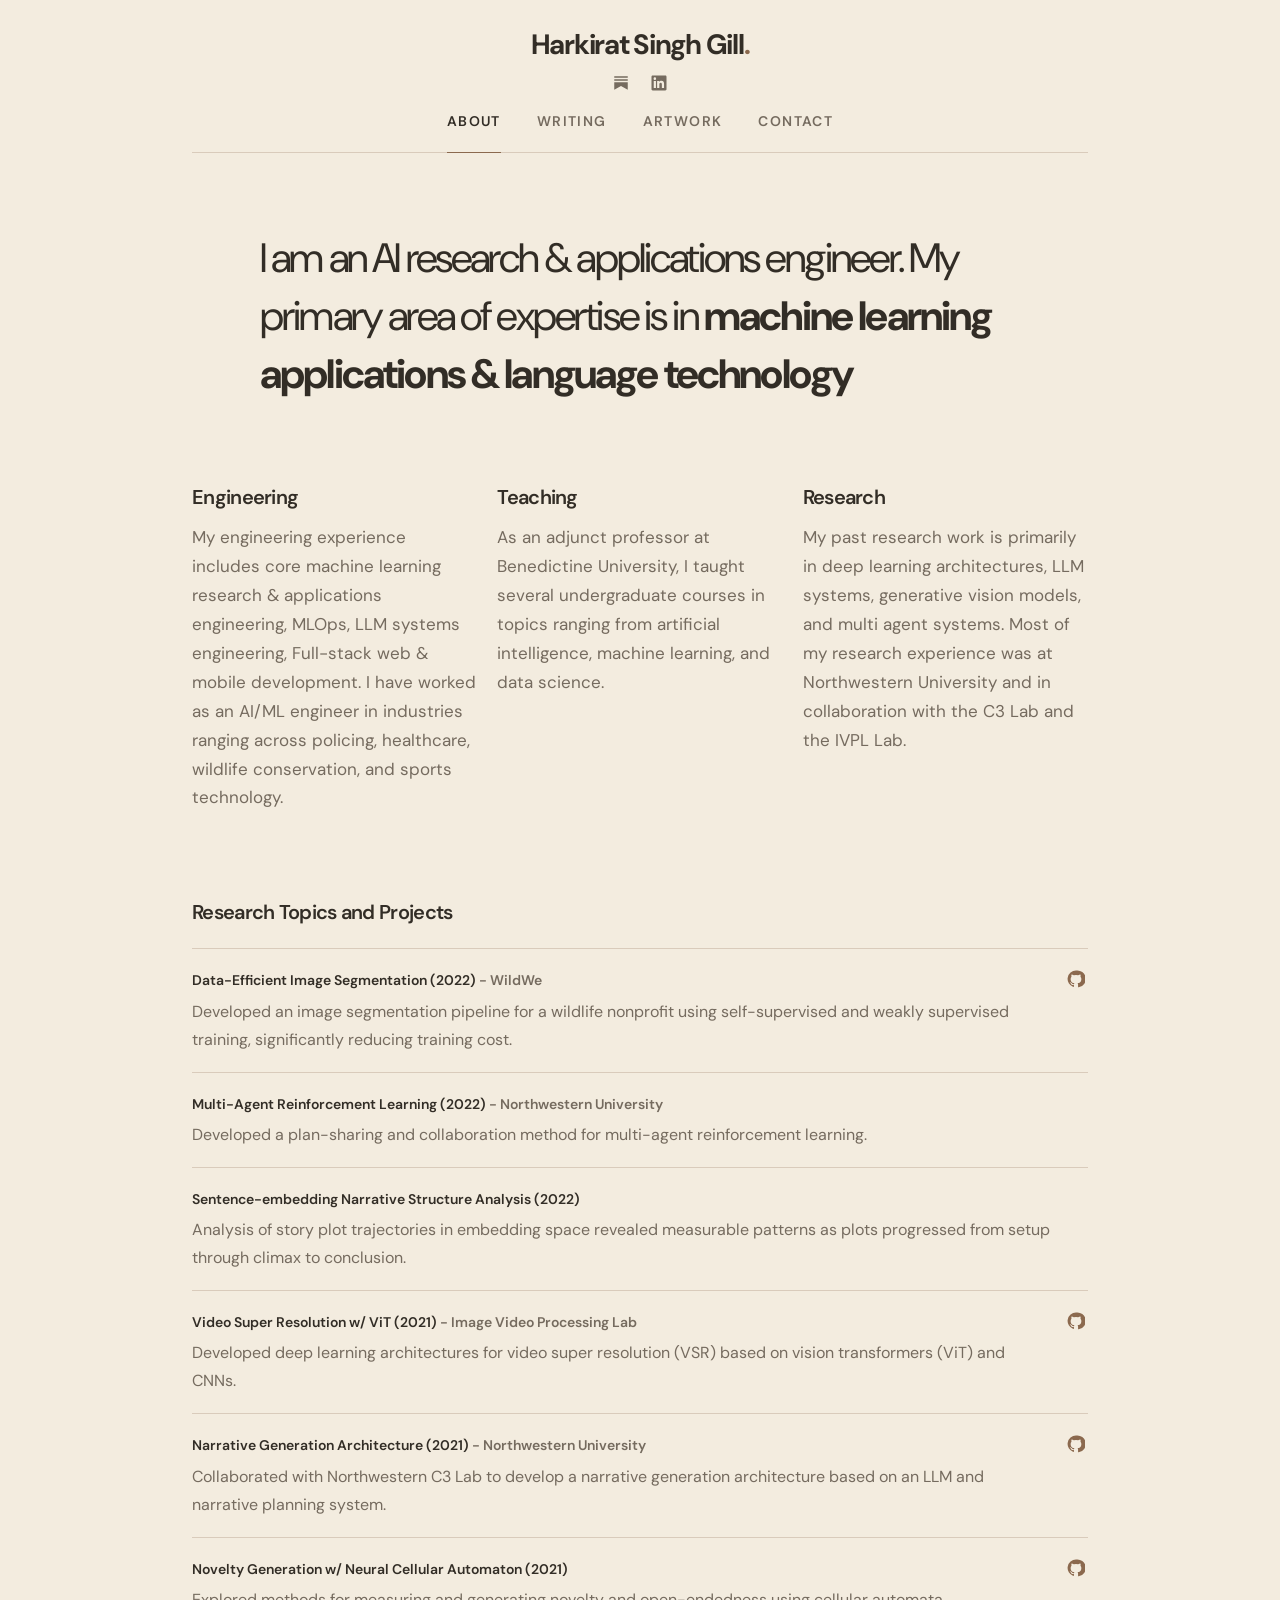
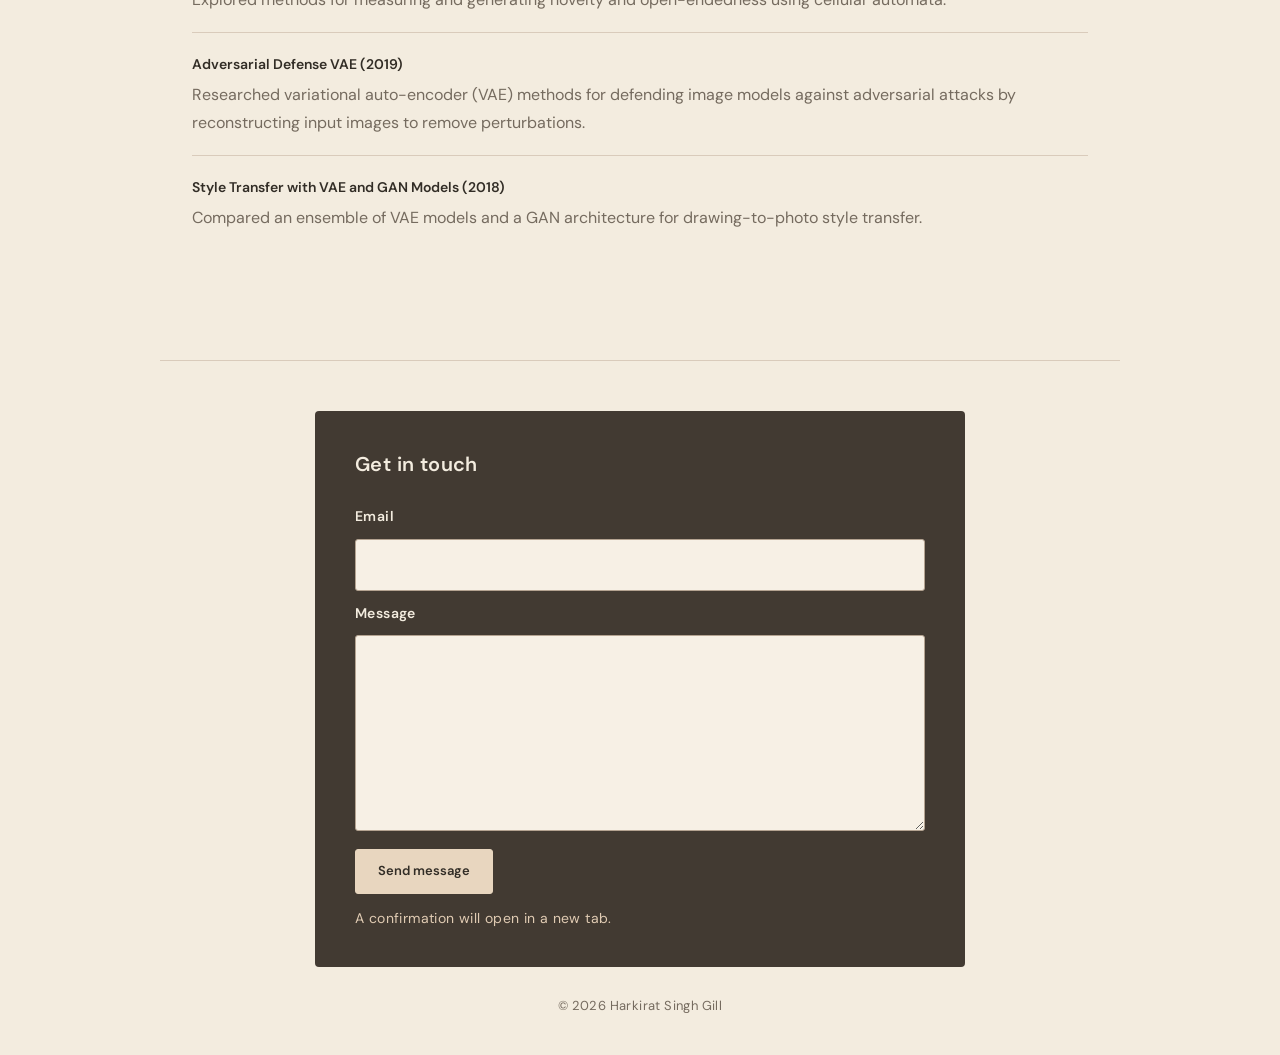
<file: index.html>
<!doctype html>
<html lang="en" data-page="about" data-root="./">
<head>
  <meta charset="utf-8"><meta name="viewport" content="width=device-width, initial-scale=1">
  <title>Harkirat Singh Gill</title>
  <meta name="description" content="Portfolio of an AI engineer, writer, and artist.">
  <link rel="stylesheet" href="assets/style.css"><script src="assets/site.js" defer></script>
</head>
<body>
  <div id="header-mount"></div>
  <main class="page">
    <div class="home-intro">
      <p class="intro-copy">I am an AI research & applications engineer. My primary area of expertise is in <b>machine learning applications & language technology</b></p>
    </div>
    <div class="profile-grid" aria-label="About my work">
      <section class="profile-card" aria-labelledby="engineering-title"><h2 id="engineering-title">Engineering</h2><p>My engineering experience includes core machine learning research & applications engineering, MLOps, LLM systems engineering, Full-stack web & mobile development. I have worked as an AI/ML engineer in industries ranging across policing, healthcare, wildlife conservation, and sports technology.</p></section>
      <section class="profile-card" aria-labelledby="teaching-title"><h2 id="teaching-title">Teaching</h2><p>As an adjunct professor at Benedictine University, I taught several undergraduate courses in topics ranging from artificial intelligence, machine learning, and data science.</p></section>
      <section class="profile-card" aria-labelledby="research-title"><h2 id="research-title">Research</h2><p>My past research work is primarily in deep learning architectures, LLM systems, generative vision models, and multi agent systems. Most of my research experience was at Northwestern University and in collaboration with the C3 Lab and the IVPL Lab.</p></section>
    </div>
    <section class="research-projects" aria-labelledby="projects-title">
      <h2 id="projects-title">Research Topics and Projects</h2>
      <ul class="project-list">
        <li>
          <div><div class="project-heading"><strong>Data-Efficient Image Segmentation (2022)<span class="project-institution"> - WildWe</span></strong></div><span>Developed an image segmentation pipeline for a wildlife nonprofit using self-supervised and weakly supervised training, significantly reducing training cost.</span></div>
          <a href="https://github.com/harkiratsg/animal-background-subtraction" target="_blank" rel="noopener noreferrer" aria-label="Data-Efficient Image Segmentation on GitHub"><svg viewBox="0 0 24 24" aria-hidden="true" fill="currentColor"><path d="M12 .8a11.2 11.2 0 0 0-3.54 21.83c.56.1.77-.24.77-.54v-2.15c-3.13.68-3.79-1.33-3.79-1.33-.51-1.3-1.25-1.65-1.25-1.65-1.02-.7.08-.68.08-.68 1.13.08 1.72 1.16 1.72 1.16 1 .1.77 2.11 3.28 1.52.1-.72.39-1.21.71-1.49-2.5-.28-5.13-1.25-5.13-5.58 0-1.23.44-2.24 1.16-3.03-.12-.28-.5-1.43.11-2.98 0 0 .95-.3 3.08 1.16a10.72 10.72 0 0 1 5.6 0c2.13-1.45 3.07-1.16 3.07-1.16.62 1.55.23 2.7.12 2.98.72.79 1.15 1.8 1.15 3.03 0 4.34-2.63 5.3-5.14 5.58.4.35.76 1.02.76 2.06v3.05c0 .3.2.65.78.54A11.2 11.2 0 0 0 12 .8Z"/></svg></a>
        </li>
        <li>
          <div><div class="project-heading"><strong>Multi-Agent Reinforcement Learning (2022)<span class="project-institution"> - Northwestern University</span></strong></div><span>Developed a plan-sharing and collaboration method for multi-agent reinforcement learning.</span></div>
        </li>
        <li>
          <div><div class="project-heading"><strong>Sentence-embedding Narrative Structure Analysis (2022)</strong></div><span>Analysis of story plot trajectories in embedding space revealed measurable patterns as plots progressed from setup through climax to conclusion.</span></div>
        </li>
        <li>
          <div><div class="project-heading"><strong>Video Super Resolution w/ ViT (2021)<span class="project-institution"> - Image Video Processing Lab</span></strong></div><span>Developed deep learning architectures for video super resolution (VSR) based on vision transformers (ViT) and CNNs.</span></div>
          <a href="https://github.com/harkirat2021/vsr-transformer-research" target="_blank" rel="noopener noreferrer" aria-label="Video Super Resolution w/ ViT on GitHub"><svg viewBox="0 0 24 24" aria-hidden="true" fill="currentColor"><path d="M12 .8a11.2 11.2 0 0 0-3.54 21.83c.56.1.77-.24.77-.54v-2.15c-3.13.68-3.79-1.33-3.79-1.33-.51-1.3-1.25-1.65-1.25-1.65-1.02-.7.08-.68.08-.68 1.13.08 1.72 1.16 1.72 1.16 1 .1.77 2.11 3.28 1.52.1-.72.39-1.21.71-1.49-2.5-.28-5.13-1.25-5.13-5.58 0-1.23.44-2.24 1.16-3.03-.12-.28-.5-1.43.11-2.98 0 0 .95-.3 3.08 1.16a10.72 10.72 0 0 1 5.6 0c2.13-1.45 3.07-1.16 3.07-1.16.62 1.55.23 2.7.12 2.98.72.79 1.15 1.8 1.15 3.03 0 4.34-2.63 5.3-5.14 5.58.4.35.76 1.02.76 2.06v3.05c0 .3.2.65.78.54A11.2 11.2 0 0 0 12 .8Z"/></svg></a>
        </li>
        <li>
          <div><div class="project-heading"><strong>Narrative Generation Architecture (2021)<span class="project-institution"> - Northwestern University</span></strong></div><span>Collaborated with Northwestern C3 Lab to develop a narrative generation architecture based on an LLM and narrative planning system.</span></div>
          <a href="https://github.com/simon-benigeri/narrative-generation" target="_blank" rel="noopener noreferrer" aria-label="Narrative Generation Architecture on GitHub"><svg viewBox="0 0 24 24" aria-hidden="true" fill="currentColor"><path d="M12 .8a11.2 11.2 0 0 0-3.54 21.83c.56.1.77-.24.77-.54v-2.15c-3.13.68-3.79-1.33-3.79-1.33-.51-1.3-1.25-1.65-1.25-1.65-1.02-.7.08-.68.08-.68 1.13.08 1.72 1.16 1.72 1.16 1 .1.77 2.11 3.28 1.52.1-.72.39-1.21.71-1.49-2.5-.28-5.13-1.25-5.13-5.58 0-1.23.44-2.24 1.16-3.03-.12-.28-.5-1.43.11-2.98 0 0 .95-.3 3.08 1.16a10.72 10.72 0 0 1 5.6 0c2.13-1.45 3.07-1.16 3.07-1.16.62 1.55.23 2.7.12 2.98.72.79 1.15 1.8 1.15 3.03 0 4.34-2.63 5.3-5.14 5.58.4.35.76 1.02.76 2.06v3.05c0 .3.2.65.78.54A11.2 11.2 0 0 0 12 .8Z"/></svg></a>
        </li>
        <li>
          <div><div class="project-heading"><strong>Novelty Generation w/ Neural Cellular Automaton (2021)</strong></div><span>Explored methods for measuring and generating novelty and open-endedness using cellular automata.</span></div>
          <a href="https://github.com/harkiratsg/ca-novelty-generation" target="_blank" rel="noopener noreferrer" aria-label="Novelty Generation w/ Neural Cellular Automaton on GitHub"><svg viewBox="0 0 24 24" aria-hidden="true" fill="currentColor"><path d="M12 .8a11.2 11.2 0 0 0-3.54 21.83c.56.1.77-.24.77-.54v-2.15c-3.13.68-3.79-1.33-3.79-1.33-.51-1.3-1.25-1.65-1.25-1.65-1.02-.7.08-.68.08-.68 1.13.08 1.72 1.16 1.72 1.16 1 .1.77 2.11 3.28 1.52.1-.72.39-1.21.71-1.49-2.5-.28-5.13-1.25-5.13-5.58 0-1.23.44-2.24 1.16-3.03-.12-.28-.5-1.43.11-2.98 0 0 .95-.3 3.08 1.16a10.72 10.72 0 0 1 5.6 0c2.13-1.45 3.07-1.16 3.07-1.16.62 1.55.23 2.7.12 2.98.72.79 1.15 1.8 1.15 3.03 0 4.34-2.63 5.3-5.14 5.58.4.35.76 1.02.76 2.06v3.05c0 .3.2.65.78.54A11.2 11.2 0 0 0 12 .8Z"/></svg></a>
        </li>
        <li>
          <div><div class="project-heading"><strong>Adversarial Defense VAE (2019)</strong></div><span>Researched variational auto-encoder (VAE) methods for defending image models against adversarial attacks by reconstructing input images to remove perturbations.</span></div>
        </li>
        <li>
          <div><div class="project-heading"><strong>Style Transfer with VAE and GAN Models (2018)</strong></div><span>Compared an ensemble of VAE models and a GAN architecture for drawing-to-photo style transfer.</span></div>
        </li>
      </ul>
    </section>
  </main>
  <div id="footer-mount"></div>
</body>
</html>
</file>
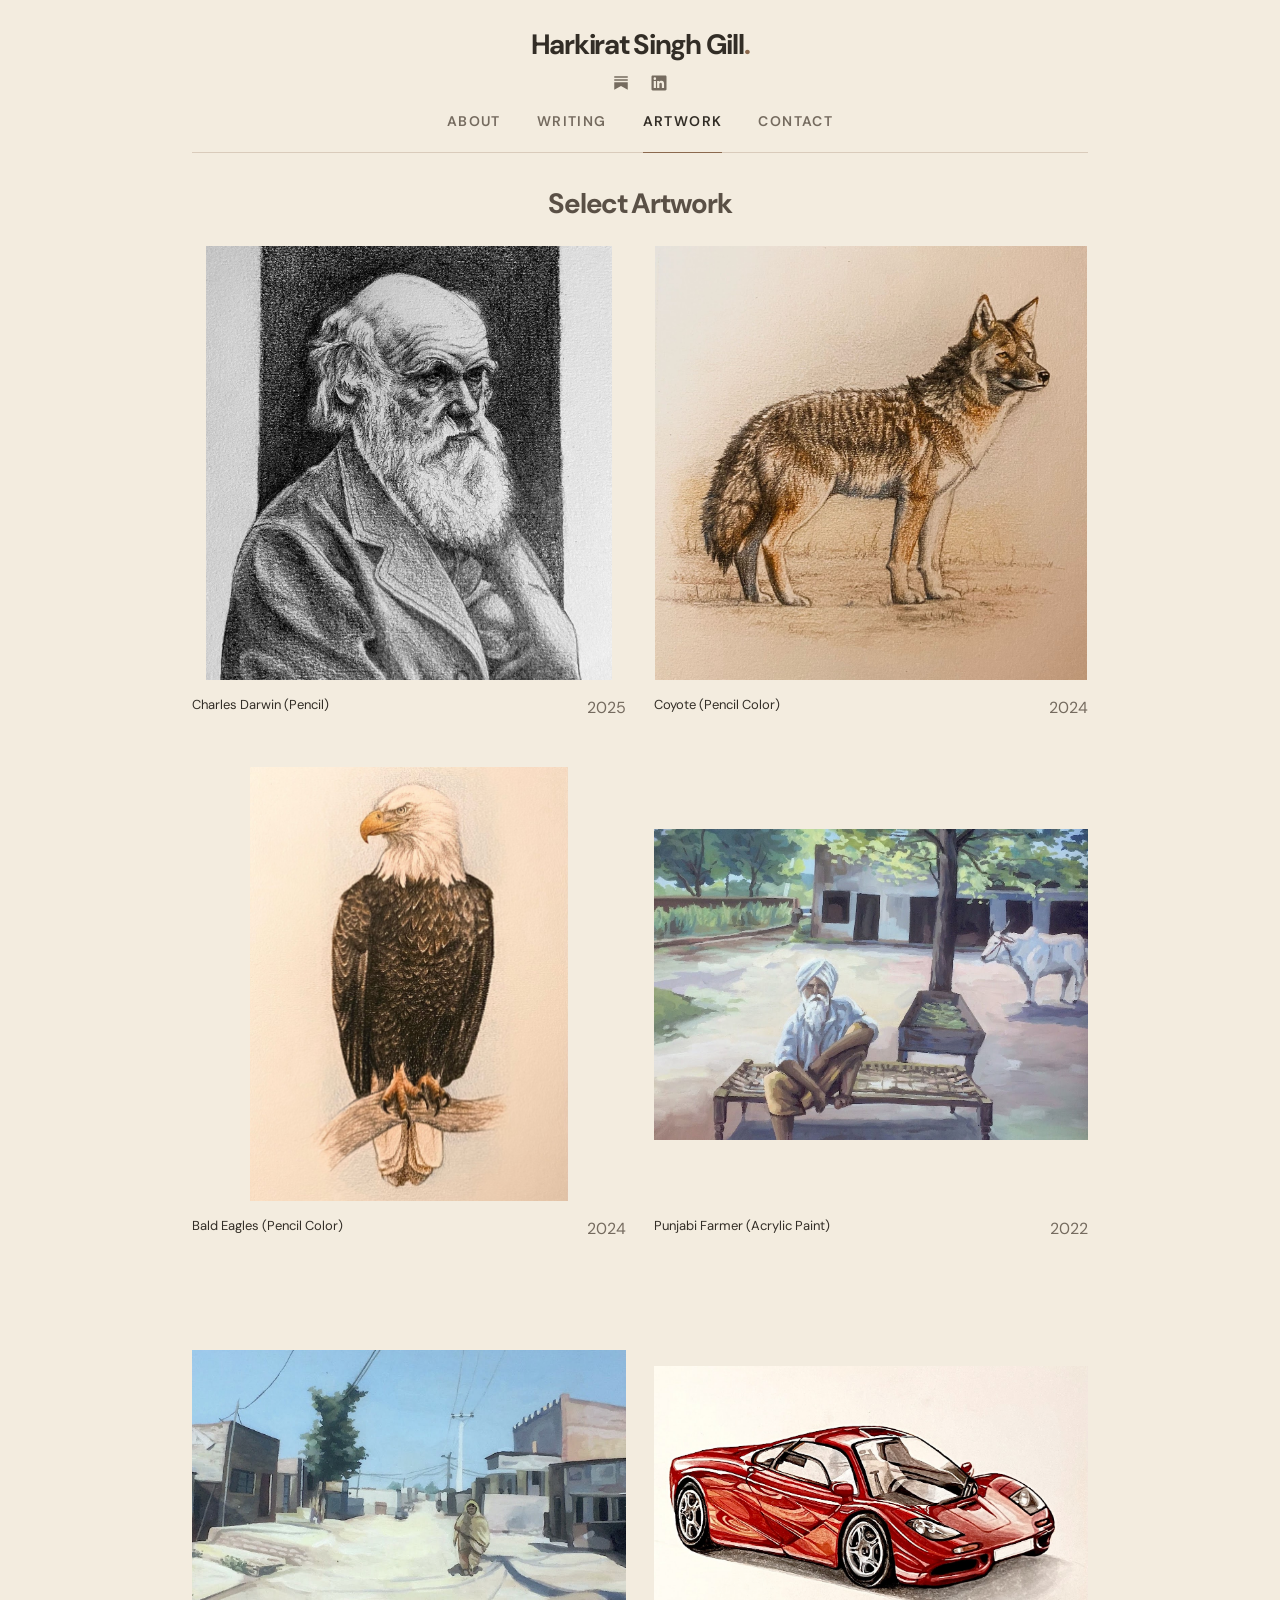
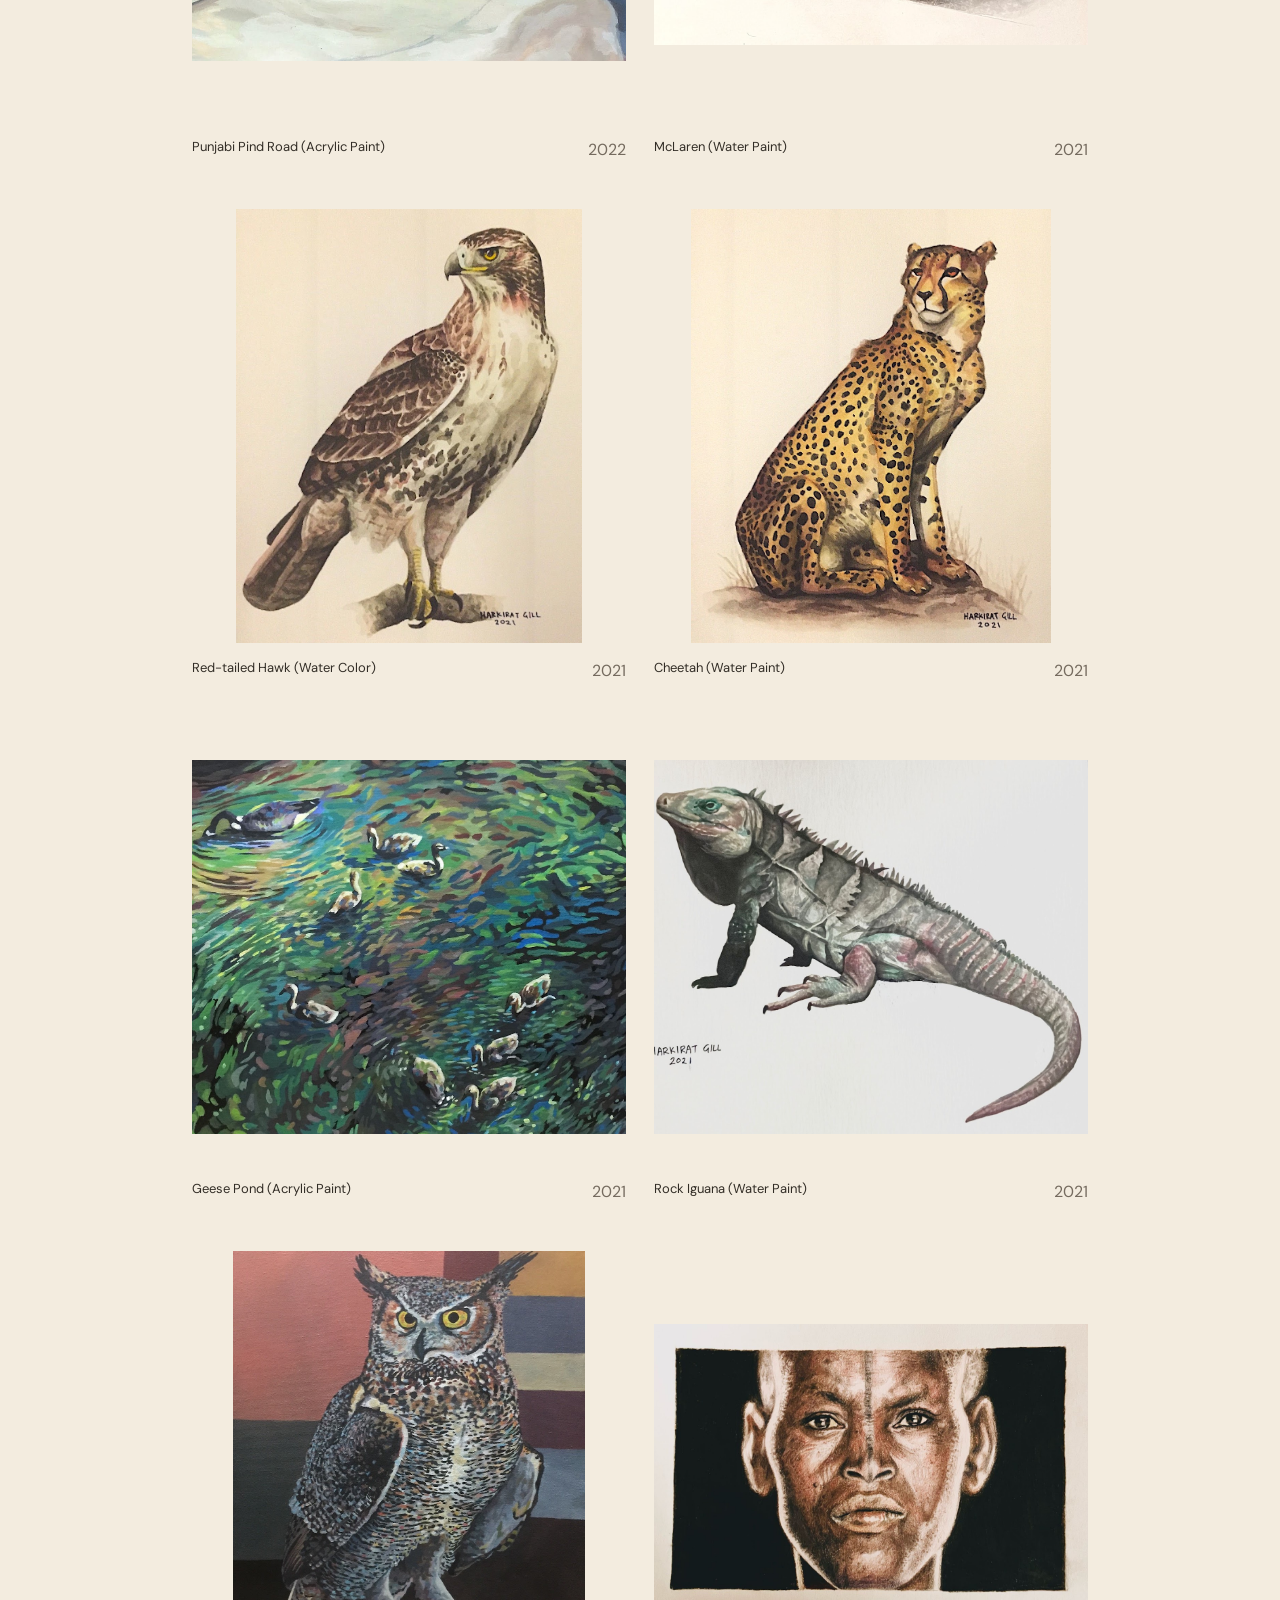
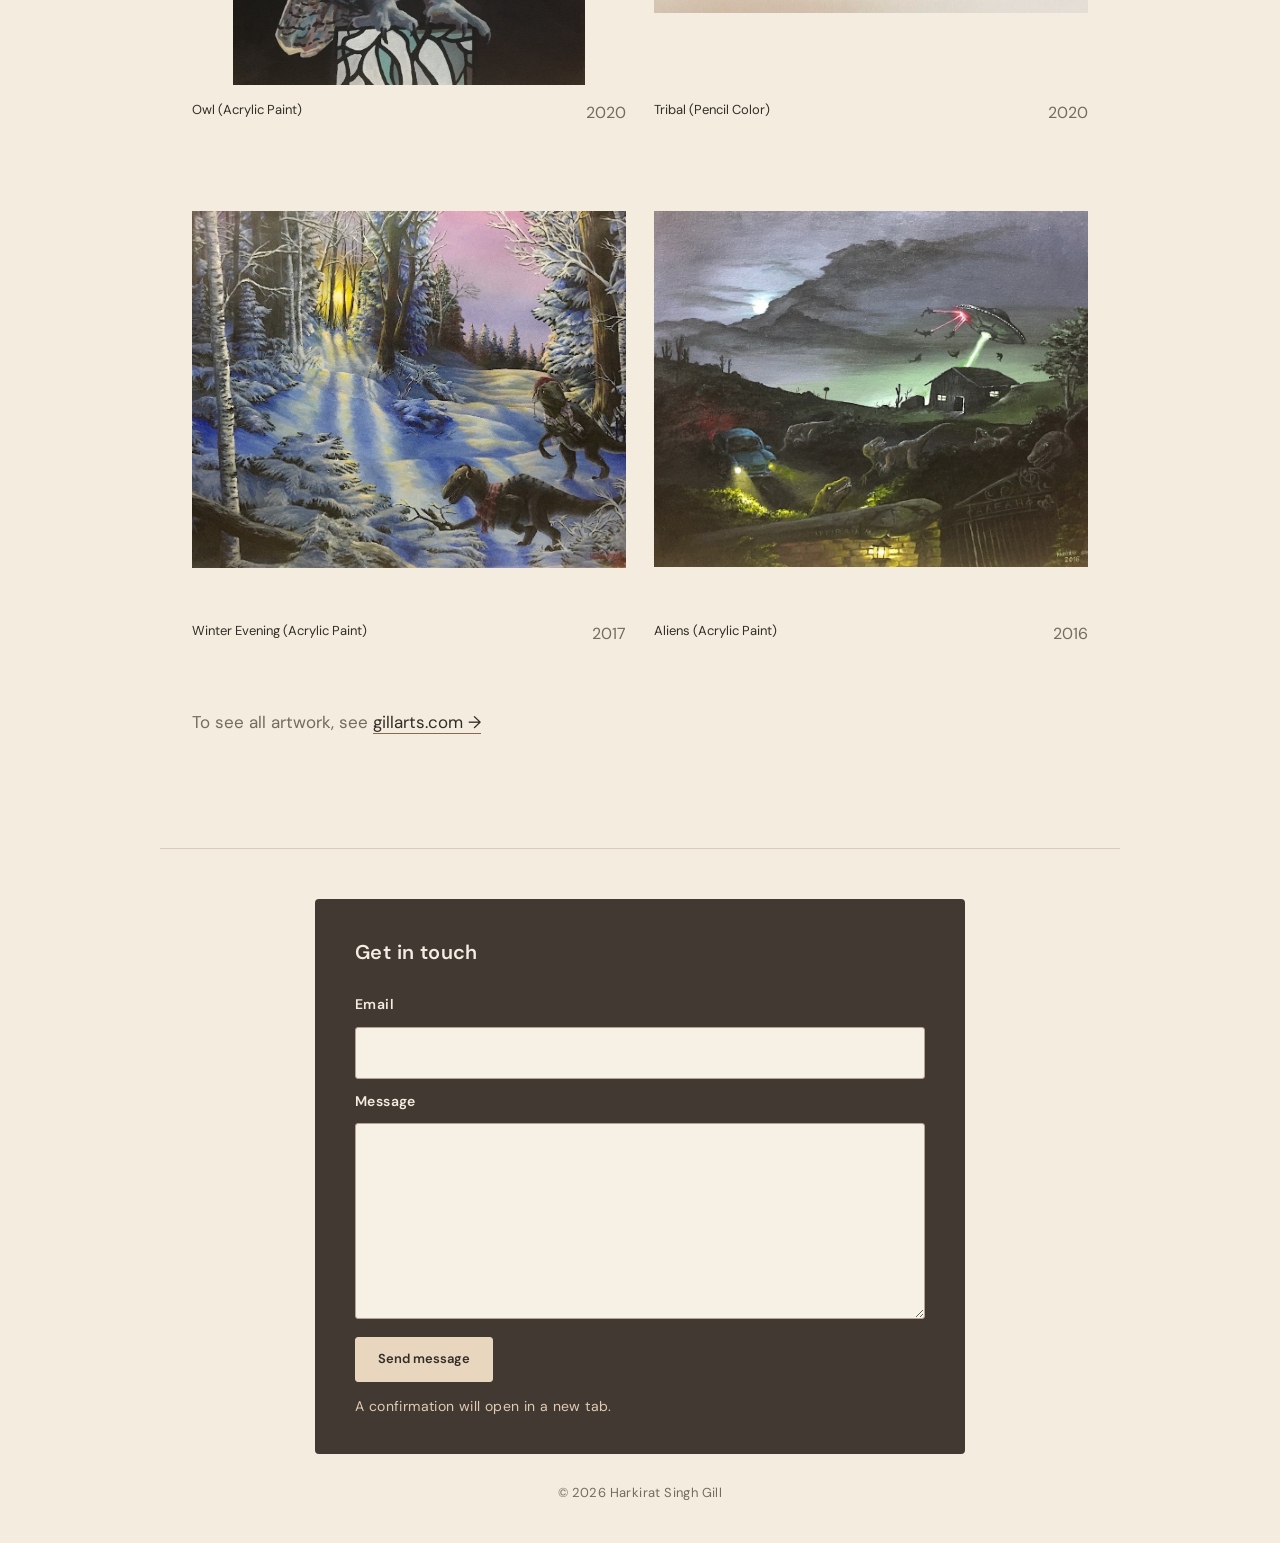
<file: artwork/index.html>
<!doctype html>
<html lang="en" data-page="artwork" data-root="../">
<head>
  <meta charset="utf-8"><meta name="viewport" content="width=device-width, initial-scale=1">
  <title>Artwork - Harkirat Singh Gill</title>
  <link rel="stylesheet" href="../assets/style.css"><script src="../assets/site.js" defer></script>
  <script src="../assets/artwork.js" defer></script>
</head>
<body>
  <div id="header-mount"></div>
  <main class="page">
    <div class="page-heading artwork-heading"><h1>Select Artwork</h1></div>
    <div class="art-grid" id="art-grid">
      <figure class="art-card"><button class="art-open" type="button" data-title="Charles Darwin" aria-label="View Charles Darwin larger"><img src="../assets/charles_darwin_2025.jpg" alt="Charles Darwin" loading="lazy"></button><figcaption><span>Charles Darwin (Pencil)</span><span>2025</span></figcaption></figure>
      <figure class="art-card"><button class="art-open" type="button" data-title="Coyote" aria-label="View Coyote larger"><img src="../assets/coyote_2024.jpg" alt="Coyote" loading="lazy"></button><figcaption><span>Coyote (Pencil Color)</span><span>2024</span></figcaption></figure>
      <figure class="art-card"><button class="art-open" type="button" data-title="Bald Eagles" aria-label="View Bald Eagles larger"><img src="../assets/bald_eagles_2024.jpg" alt="Bald Eagles" loading="lazy"></button><figcaption><span>Bald Eagles (Pencil Color)</span><span>2024</span></figcaption></figure>
      <figure class="art-card"><button class="art-open" type="button" data-title="Punjabi Farmer" aria-label="View Punjabi Farmer larger"><img src="../assets/punjabi_farmer_2022.jpg" alt="Punjabi Farmer" loading="lazy"></button><figcaption><span>Punjabi Farmer (Acrylic Paint)</span><span>2022</span></figcaption></figure>
      <figure class="art-card"><button class="art-open" type="button" data-title="Punjabi Pind Road" aria-label="View Punjabi Pind Road larger"><img src="../assets/punjabi_pind_road_2022.jpg" alt="Punjabi Pind Road" loading="lazy"></button><figcaption><span>Punjabi Pind Road (Acrylic Paint)</span><span>2022</span></figcaption></figure>
      <figure class="art-card"><button class="art-open" type="button" data-title="McLaren" aria-label="View McLaren larger"><img src="../assets/mclaren_2021.jpg" alt="McLaren" loading="lazy"></button><figcaption><span>McLaren (Water Paint)</span><span>2021</span></figcaption></figure>
      <figure class="art-card"><button class="art-open" type="button" data-title="Red-tailed Hawk" aria-label="View Red-tailed Hawk larger"><img src="../assets/red_tailed_hawk_2021.jpg" alt="Red-tailed Hawk" loading="lazy"></button><figcaption><span>Red-tailed Hawk (Water Color)</span><span>2021</span></figcaption></figure>
      <figure class="art-card"><button class="art-open" type="button" data-title="Cheetah" aria-label="View Cheetah larger"><img src="../assets/cheetah_2021.jpg" alt="Cheetah" loading="lazy"></button><figcaption><span>Cheetah (Water Paint)</span><span>2021</span></figcaption></figure>
      <figure class="art-card"><button class="art-open" type="button" data-title="Geese Pond" aria-label="View Geese Pond larger"><img src="../assets/geese_pond_2021.jpg" alt="Geese Pond" loading="lazy"></button><figcaption><span>Geese Pond (Acrylic Paint)</span><span>2021</span></figcaption></figure>
      <figure class="art-card"><button class="art-open" type="button" data-title="Rock Iguana" aria-label="View Rock Iguana larger"><img src="../assets/rock_iguana_2021.jpg" alt="Rock Iguana" loading="lazy"></button><figcaption><span>Rock Iguana (Water Paint)</span><span>2021</span></figcaption></figure>
      <!--<figure class="art-card"><button class="art-open" type="button" data-title="Winter Sun" aria-label="View Winter Sun larger"><img src="../assets/winter_sun_2021.jpg" alt="Winter Sun" loading="lazy"></button><figcaption><span>Winter Sun (Water Paint)</span><span>2021</span></figcaption></figure>-->
      <figure class="art-card"><button class="art-open" type="button" data-title="Owl" aria-label="View Owl larger"><img src="../assets/owl_2020.jpg" alt="Owl" loading="lazy"></button><figcaption><span>Owl (Acrylic Paint)</span><span>2020</span></figcaption></figure>
      <figure class="art-card"><button class="art-open" type="button" data-title="Tribal" aria-label="View Tribal larger"><img src="../assets/tribal_2020.jpg" alt="Tribal" loading="lazy"></button><figcaption><span>Tribal (Pencil Color)</span><span>2020</span></figcaption></figure>
      <!--<figure class="art-card"><button class="art-open" type="button" data-title="Sky Tree" aria-label="View Sky Tree larger"><img src="../assets/sky_tree_2019.jpg" alt="Sky Tree" loading="lazy"></button><figcaption><span>Sky Tree (Acrylic Paint)</span><span>2019</span></figcaption></figure>-->
      <figure class="art-card"><button class="art-open" type="button" data-title="Winter Evening" aria-label="View Winter Evening larger"><img src="../assets/winter_evening_2017.jpg" alt="Winter Evening" loading="lazy"></button><figcaption><span>Winter Evening (Acrylic Paint)</span><span>2017</span></figcaption></figure>
      <figure class="art-card"><button class="art-open" type="button" data-title="Aliens" aria-label="View Aliens larger"><img src="../assets/aliens_2016.jpg" alt="Aliens" loading="lazy"></button><figcaption><span>Aliens (Acrylic Paint)</span><span>2016</span></figcaption></figure>
    </div>
    <p class="artwork-more">To see all artwork, see <a href="https://sites.google.com/view/gillarts/home" target="_blank" rel="noopener noreferrer">gillarts.com →</a></p>
  </main>
  <dialog class="modal" aria-label="Artwork viewer"><div class="modal-inner"><img id="modal-image" alt=""><div class="modal-bottom"><span id="modal-title"></span><button class="modal-close" type="button" aria-label="Close artwork viewer">×</button></div></div></dialog>
  <div id="footer-mount"></div>
</body>
</html>
</file>
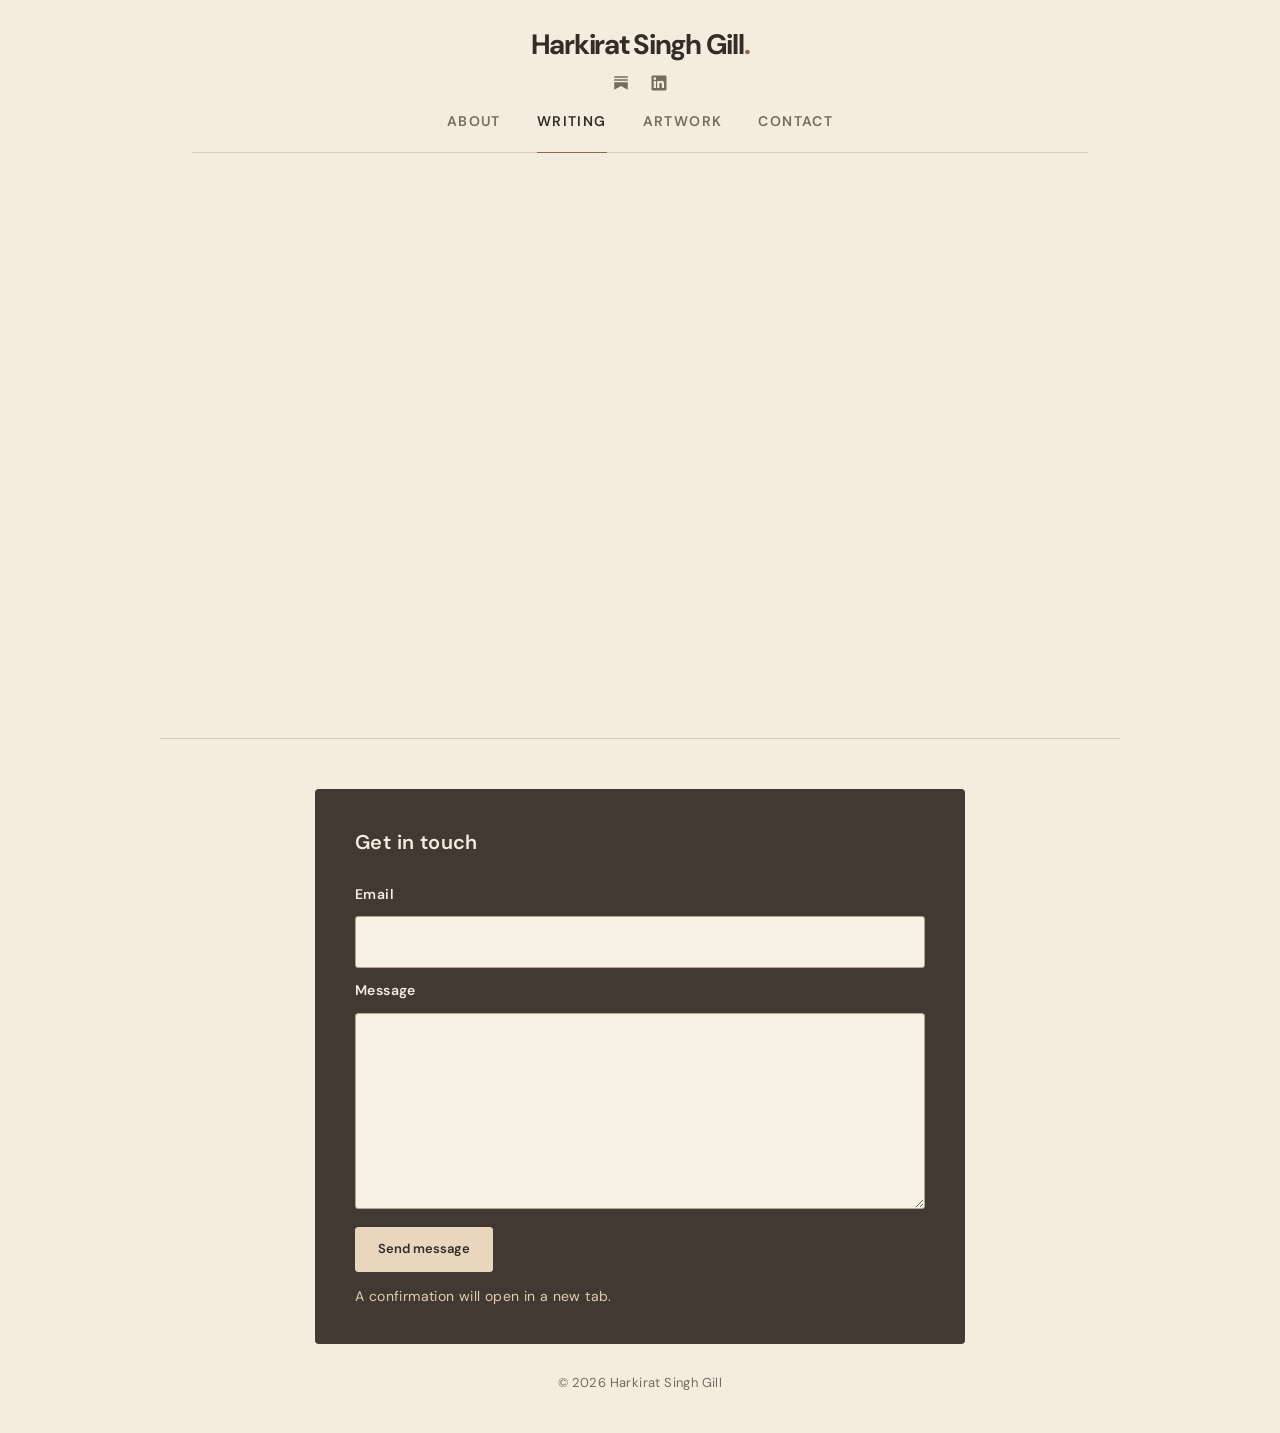
<file: writing/index.html>
<!doctype html>
<html lang="en" data-page="writing" data-root="../">
<head>
  <meta charset="utf-8"><meta name="viewport" content="width=device-width, initial-scale=1">
  <title>Writing — Harkirat Singh Gill</title>
  <link rel="stylesheet" href="../assets/style.css"><script src="../assets/site.js" defer></script>
</head>
<body>
  <div id="header-mount"></div>
  <main class="page" style="min-height:65vh" aria-label="Writing"></main>
  <div id="footer-mount"></div>
</body>
</html>
</file>
<file: assets/style.css>
@import url('https://fonts.googleapis.com/css2?family=DM+Sans:wght@400;500;600;700&display=swap');

:root{color-scheme:light;--paper:#f3ecdf;--ink:#322d26;--muted:#756b5f;--line:#d9cbbb;--accent:#8b694e;--card:#e8dac7}
*{box-sizing:border-box}
html{scroll-behavior:smooth}
body{margin:0;background:var(--paper);background-image:radial-gradient(#9d806016 .5px,transparent .5px);background-size:6px 6px;color:var(--ink);font:15px/1.75 'DM Sans',Arial,sans-serif;-webkit-font-smoothing:antialiased}
a{color:inherit;text-decoration:none}
button{font:inherit}
::selection{background:#e4c9a7}
.site-header{max-width:960px;margin:0 auto;padding:28px 32px 0;text-align:center}
.site-name{font:700 28px/1.2 'DM Sans',Arial,sans-serif;letter-spacing:-.045em}
.name-dot{color:var(--accent)}
.social-links{display:flex;justify-content:center;gap:20px;margin-top:12px}
.social-links a{display:inline-flex;color:var(--muted);transition:color .2s}
.social-links a:hover{color:var(--accent)}
.social-links svg{width:18px;height:18px}
.site-nav{display:flex;justify-content:center;gap:36px;margin-top:17px;padding-bottom:17px;border-bottom:1px solid var(--line)}
.site-nav a{color:var(--muted);font-size:14px;font-weight:600;letter-spacing:.1em;text-transform:uppercase;transition:color .2s}
.site-nav a:hover,.site-nav a[aria-current]{color:var(--ink)}
.site-nav a[aria-current]::after{content:'';display:block;width:100%;height:1px;background:var(--accent);position:relative;top:18px}
.page{max-width:960px;margin:0 auto;padding:0 32px 110px}
.home-intro{max-width:760px;margin:76px auto 72px}
.eyebrow{margin:0 0 23px;color:var(--accent);font-size:13px;font-weight:600;letter-spacing:.18em;text-transform:uppercase}
.intro-copy{margin:0;font:400 clamp(25px,3.5vw,41px)/1.42 'DM Sans',Arial,sans-serif;letter-spacing:-.045em}
.intro-copy em{color:var(--accent);font-weight:400}
.profile-grid{display:grid;grid-template-columns:repeat(auto-fit,minmax(250px,1fr));gap:20px}
.profile-card{padding:8px 0;background:transparent}
.profile-card h2,.research-projects h2{margin:0 0 12px;font-size:20px;font-weight:600;line-height:1.4;letter-spacing:-.035em}
.profile-card p{margin:0;color:var(--muted);font-size:17px;line-height:1.7}
.research-projects{margin-top:78px}
.project-list{list-style:none;margin:22px 0 0;padding:0}
.project-list li{display:flex;justify-content:space-between;align-items:flex-start;gap:24px;padding:18px 0;border-top:1px solid var(--line)}
.project-list strong,.project-list span{display:block}
.project-list strong{font-size:14px;font-weight:600}
.project-list span{margin-top:4px;color:var(--muted);font-size:16px}
.project-list .project-heading strong,.project-list .project-heading span{display:inline}
.project-list .project-heading span{margin:0;font-size:14px}
.project-list a{flex:none;color:var(--accent);padding:3px;transition:color .2s}
.project-list a:hover{color:var(--ink)}
.project-list svg{display:block;width:18px;height:18px}
.entry{display:grid;grid-template-columns:1fr auto;gap:20px;padding:0 0 25px;margin-bottom:25px;border-bottom:1px solid var(--line)}
.entry:last-child{border:0;margin-bottom:0;padding-bottom:0}
.entry h3{margin:0 0 5px;font-size:15px;font-weight:600;line-height:1.5}
.entry p{margin:0;color:var(--muted);font-size:16px;line-height:1.7}
.entry time{color:var(--muted);font-size:14px;white-space:nowrap}
.page-heading{max-width:720px;margin:92px 0 58px}
.artwork-heading{max-width:none;margin:34px 0 26px;text-align:center}
.page-heading.artwork-heading h1{margin:0}
.page-heading h1{margin:0 0 19px;color:#5a5046;font:700 28px/1.2 'DM Sans',Arial,sans-serif;letter-spacing:-.045em}
.page-heading p:last-child{max-width:590px;margin:0;color:var(--muted);font-size:18px;line-height:1.8}
.contact-panel{max-width:650px;margin:0 auto;padding:36px 40px;background:#423a32;color:var(--paper);border-radius:4px}
.contact-panel h2{margin:0 0 22px;font-size:20px;font-weight:600}
.contact-form{display:grid;gap:10px}
.contact-form label{font-size:14px;font-weight:600}
.contact-form input,.contact-form textarea{width:100%;padding:13px 15px;border:1px solid #b4a391;border-radius:3px;background:#f7f0e5;color:var(--ink);font:16px/1.5 'DM Sans',Arial,sans-serif;outline:none}
.contact-form input:focus,.contact-form textarea:focus{border-color:#d9b78d;box-shadow:0 0 0 2px #d9b78d55}
.contact-form textarea{resize:vertical;margin-bottom:8px}
.contact-form button{justify-self:start;padding:10px 22px;border:1px solid #e8d6bf;border-radius:3px;background:#e8d6bf;color:var(--ink);cursor:pointer;font-weight:600}
.contact-form button:hover{background:var(--paper);border-color:var(--paper)}
.form-hint{margin:2px 0 0;color:#e0cbb3;font-size:14px}
.art-grid{display:grid;grid-template-columns:repeat(2,minmax(0,1fr));gap:45px 28px}
.art-card{margin:0}
.art-open{display:block;width:100%;aspect-ratio:1;padding:0;border:0;background:transparent;cursor:zoom-in;overflow:hidden}
.art-open img{display:block;width:100%;height:100%;object-fit:contain;transition:transform .35s ease}
.art-open:hover img{transform:scale(1.035)}
.art-card figcaption{display:flex;justify-content:space-between;gap:16px;margin-top:14px;font-size:13px}
.art-card figcaption span+span{color:var(--muted);font-size:16px}
.artwork-more{margin:60px 0 0;color:var(--muted);font-size:17px}
.artwork-more a{color:var(--ink);text-decoration:underline;text-decoration-color:var(--accent);text-underline-offset:5px}
.site-footer{max-width:960px;margin:0 auto;padding:50px 32px 38px;border-top:1px solid var(--line);color:var(--muted);font-size:13px;letter-spacing:.03em}
.footer-copyright{margin:28px 0 0;text-align:center}
.modal{border:0;padding:0;max-width:min(1050px,calc(100vw - 40px));max-height:calc(100vh - 40px);background:var(--paper);color:var(--ink);box-shadow:0 20px 90px #151c1690}
.modal::backdrop{background:#20251fdb;backdrop-filter:blur(5px)}
.modal-inner{padding:18px}
.modal img{display:block;max-width:100%;max-height:calc(100vh - 130px);margin:auto;object-fit:contain}
.modal-bottom{display:flex;justify-content:space-between;align-items:center;gap:20px;padding:15px 4px 2px;font-size:13px}
.modal-close{border:0;background:transparent;color:var(--ink);cursor:pointer;font-size:25px;line-height:1;padding:0 5px}
@media(max-width:650px){.site-header{padding-top:24px}.site-nav{gap:16px}.page{padding:0 24px 75px}.home-intro{margin:58px 0}.profile-grid{grid-template-columns:1fr;gap:14px}.profile-card{padding:8px 0}.research-projects{margin-top:58px}.page-heading{margin:72px 0 40px}.artwork-heading{margin:26px 0 22px}.contact-panel{padding:28px 24px}.art-grid{grid-template-columns:1fr;gap:36px}.site-footer{margin:0 24px;padding-left:0;padding-right:0}}
</file>
